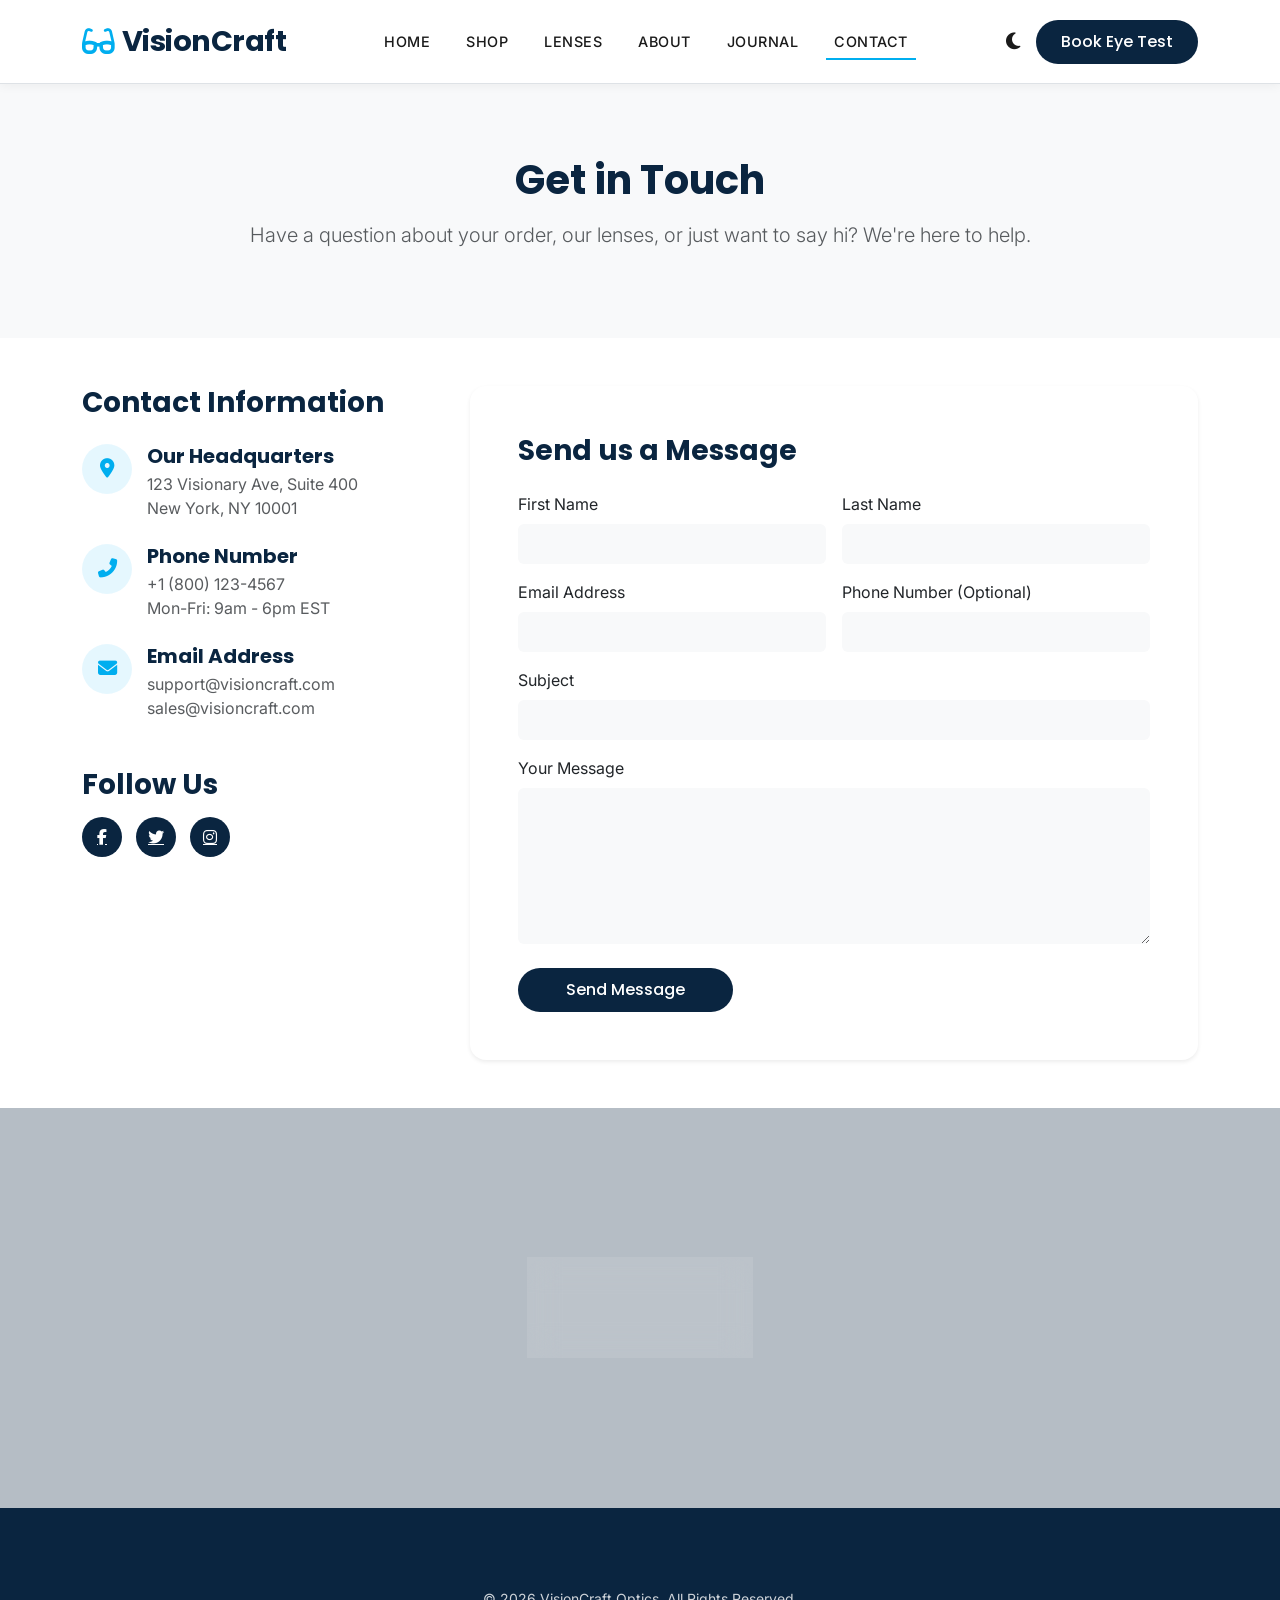
<file: contact.html>
<!DOCTYPE html>
<html lang="en">
<head>
    <meta charset="UTF-8">
    <meta name="viewport" content="width=device-width, initial-scale=1.0">
    <title>Contact Us | VisionCraft Optics</title>
    <link href="https://cdn.jsdelivr.net/npm/bootstrap@5.3.2/dist/css/bootstrap.min.css" rel="stylesheet">
    <link rel="stylesheet" href="https://cdnjs.cloudflare.com/ajax/libs/font-awesome/6.4.2/css/all.min.css">
    <link href="https://unpkg.com/aos@2.3.1/dist/aos.css" rel="stylesheet">
    <link rel="stylesheet" href="assets/css/style.css">
</head>
<body>

    <!-- Toast Container -->
    <div id="toastContainer" class="toast-container position-fixed bottom-0 end-0 p-3" style="z-index: 1060;"></div>

    <!-- Header -->
    <nav class="navbar navbar-expand-lg sticky-top border-bottom">
        <div class="container">
            <a class="navbar-brand d-flex align-items-center" href="index.html">
                <i class="fas fa-glasses text-secondary-brand me-2"></i>
                <span>VisionCraft</span>
            </a>
            <button class="navbar-toggler border-0 shadow-none" type="button" data-bs-toggle="collapse" data-bs-target="#mainNav">
                <i class="fas fa-bars"></i>
            </button>
            <div class="collapse navbar-collapse" id="mainNav">
                <ul class="navbar-nav mx-auto mb-2 mb-lg-0">
                    <li class="nav-item"><a class="nav-link" href="index.html">Home</a></li>
                    <li class="nav-item"><a class="nav-link" href="shop.html">Shop</a></li>
                    <li class="nav-item"><a class="nav-link" href="lenses.html">Lenses</a></li>
                    <li class="nav-item"><a class="nav-link" href="about.html">About</a></li>
                    <li class="nav-item"><a class="nav-link" href="blog.html">Journal</a></li>
                    <li class="nav-item"><a class="nav-link active" href="contact.html">Contact</a></li>
                </ul>
                <div class="d-flex align-items-center">
                    <a href="#" class="nav-icon ms-3" id="themeToggle"><i class="fas fa-moon"></i></a>
                    <a href="eye-test.html" class="btn btn-premium ms-3 d-none d-lg-block">Book Eye Test</a>
                </div>
            </div>
        </div>
    </nav>

    <!-- Page Header -->
    <div class="bg-off-white py-5">
        <div class="container text-center py-4">
            <h1 class="fw-bold mb-3" data-aos="fade-down">Get in Touch</h1>
            <p class="lead max-w-700 mx-auto text-muted" data-aos="fade-up">Have a question about your order, our lenses, or just want to say hi? We're here to help.</p>
        </div>
    </div>

    <!-- Contact Section -->
    <section class="py-5">
        <div class="container">
            <div class="row g-5">
                
                <!-- Contact Info -->
                <div class="col-lg-4" data-aos="fade-right">
                    <div class="mb-5">
                        <h3 class="fw-bold mb-4">Contact Information</h3>
                        
                        <div class="d-flex mb-4">
                            <div class="feature-icon flex-shrink-0" style="width: 50px; height: 50px; font-size: 1.2rem; margin:0 15px 0 0;">
                                <i class="fas fa-map-marker-alt"></i>
                            </div>
                            <div>
                                <h5 class="fw-bold mb-1">Our Headquarters</h5>
                                <p class="text-muted mb-0">123 Visionary Ave, Suite 400<br>New York, NY 10001</p>
                            </div>
                        </div>

                        <div class="d-flex mb-4">
                            <div class="feature-icon flex-shrink-0" style="width: 50px; height: 50px; font-size: 1.2rem; margin:0 15px 0 0;">
                                <i class="fas fa-phone-alt"></i>
                            </div>
                            <div>
                                <h5 class="fw-bold mb-1">Phone Number</h5>
                                <p class="text-muted mb-0">+1 (800) 123-4567<br>Mon-Fri: 9am - 6pm EST</p>
                            </div>
                        </div>

                        <div class="d-flex mb-4">
                            <div class="feature-icon flex-shrink-0" style="width: 50px; height: 50px; font-size: 1.2rem; margin:0 15px 0 0;">
                                <i class="fas fa-envelope"></i>
                            </div>
                            <div>
                                <h5 class="fw-bold mb-1">Email Address</h5>
                                <p class="text-muted mb-0">support@visioncraft.com<br>sales@visioncraft.com</p>
                            </div>
                        </div>
                    </div>

                    <div>
                        <h3 class="fw-bold mb-3">Follow Us</h3>
                        <div class="social-links">
                            <a href="#" class="bg-primary-brand"><i class="fab fa-facebook-f"></i></a>
                            <a href="#" class="bg-primary-brand"><i class="fab fa-twitter"></i></a>
                            <a href="#" class="bg-primary-brand"><i class="fab fa-instagram"></i></a>
                        </div>
                    </div>
                </div>

                <!-- Contact Form -->
                <div class="col-lg-8" data-aos="fade-left">
                    <div class="card border-0 shadow-sm rounded-4 overflow-hidden">
                        <div class="card-body p-4 p-md-5">
                            <h3 class="fw-bold mb-4">Send us a Message</h3>
                            <form class="needs-validation" novalidate>
                                <div class="row g-3">
                                    <div class="col-md-6">
                                        <label class="form-label">First Name</label>
                                        <input type="text" class="form-control bg-off-white border-0 py-2" required>
                                    </div>
                                    <div class="col-md-6">
                                        <label class="form-label">Last Name</label>
                                        <input type="text" class="form-control bg-off-white border-0 py-2" required>
                                    </div>
                                    <div class="col-md-6">
                                        <label class="form-label">Email Address</label>
                                        <input type="email" class="form-control bg-off-white border-0 py-2" required>
                                    </div>
                                    <div class="col-md-6">
                                        <label class="form-label">Phone Number (Optional)</label>
                                        <input type="tel" class="form-control bg-off-white border-0 py-2">
                                    </div>
                                    <div class="col-12">
                                        <label class="form-label">Subject</label>
                                        <input type="text" class="form-control bg-off-white border-0 py-2" required>
                                    </div>
                                    <div class="col-12">
                                        <label class="form-label">Your Message</label>
                                        <textarea class="form-control bg-off-white border-0" rows="6" required></textarea>
                                    </div>
                                    <div class="col-12 mt-4">
                                        <button type="submit" class="btn btn-premium px-5">Send Message</button>
                                    </div>
                                </div>
                            </form>
                        </div>
                    </div>
                </div>

            </div>
        </div>
    </section>

    <!-- Map Placeholder -->
    <section class="py-0">
        <!-- Using a placeholder image for map to avoid iframe loading issues -->
        <div style="width: 100%; height: 400px; background: url('https://images.unsplash.com/photo-1524661135-423995f22d0b?q=80&w=2074&auto=format&fit=crop') center/cover; position:relative;">
            <div style="position:absolute; top:0; left:0; right:0; bottom:0; background:rgba(10,37,64,0.3); display:flex; align-items:center; justify-content:center;">
                <div class="glass-box text-center p-4">
                    <h4 class="mb-0 fw-bold">Visit Our Store</h4>
                    <p class="mb-0 small text-white-50">123 Visionary Ave, NY</p>
                </div>
            </div>
        </div>
    </section>

    <!-- Footer -->
    <footer class="footer mt-0">
        <div class="container text-center">
            <p class="mb-0 small">&copy; 2026 VisionCraft Optics. All Rights Reserved.</p>
        </div>
    </footer>

    <script src="https://cdn.jsdelivr.net/npm/bootstrap@5.3.2/dist/js/bootstrap.bundle.min.js"></script>
    <script src="https://unpkg.com/aos@2.3.1/dist/aos.js"></script>
    <script src="assets/js/script.js"></script>
</body>
</html>
</file>
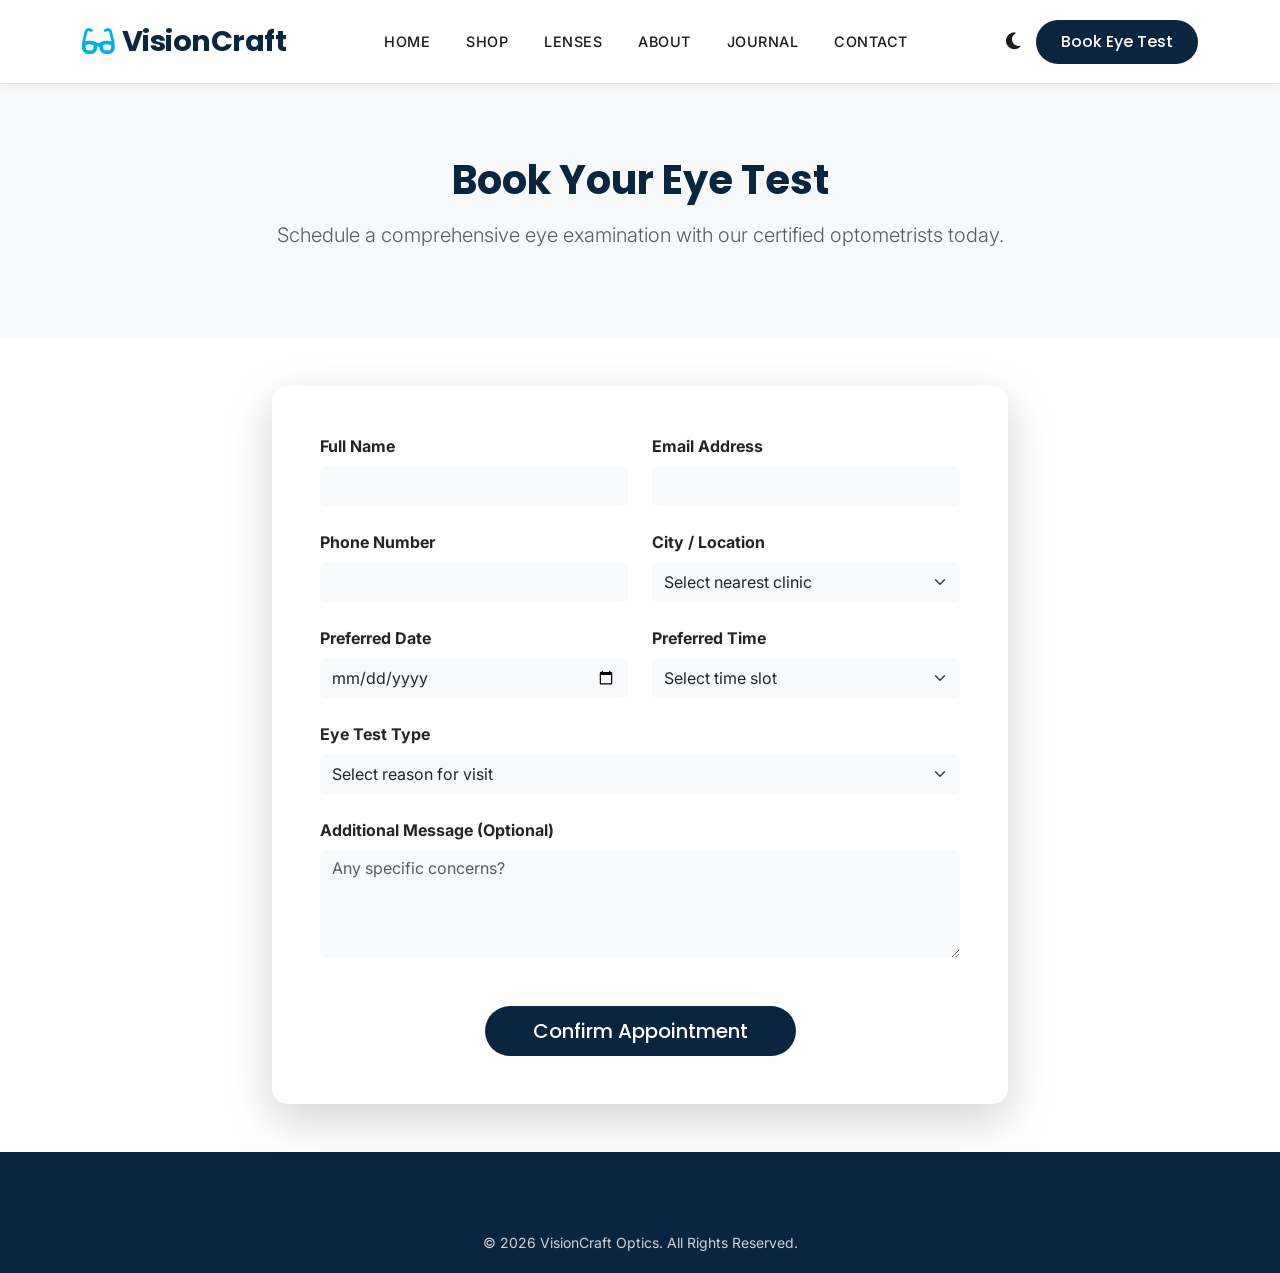
<file: eye-test.html>
<!DOCTYPE html>
<html lang="en">
<head>
    <meta charset="UTF-8">
    <meta name="viewport" content="width=device-width, initial-scale=1.0">
    <title>Book Eye Test | VisionCraft Optics</title>
    <link href="https://cdn.jsdelivr.net/npm/bootstrap@5.3.2/dist/css/bootstrap.min.css" rel="stylesheet">
    <link rel="stylesheet" href="https://cdnjs.cloudflare.com/ajax/libs/font-awesome/6.4.2/css/all.min.css">
    <link href="https://unpkg.com/aos@2.3.1/dist/aos.css" rel="stylesheet">
    <link rel="stylesheet" href="assets/css/style.css">
</head>
<body>

    <!-- Toast Container -->
    <div id="toastContainer" class="toast-container position-fixed bottom-0 end-0 p-3" style="z-index: 1060;"></div>

    <!-- Header -->
    <nav class="navbar navbar-expand-lg sticky-top border-bottom">
        <div class="container">
            <a class="navbar-brand d-flex align-items-center" href="index.html">
                <i class="fas fa-glasses text-secondary-brand me-2"></i>
                <span>VisionCraft</span>
            </a>
            <button class="navbar-toggler border-0 shadow-none" type="button" data-bs-toggle="collapse" data-bs-target="#mainNav">
                <i class="fas fa-bars"></i>
            </button>
            <div class="collapse navbar-collapse" id="mainNav">
                <ul class="navbar-nav mx-auto mb-2 mb-lg-0">
                    <li class="nav-item"><a class="nav-link" href="index.html">Home</a></li>
                    <li class="nav-item"><a class="nav-link" href="shop.html">Shop</a></li>
                    <li class="nav-item"><a class="nav-link" href="lenses.html">Lenses</a></li>
                    <li class="nav-item"><a class="nav-link" href="about.html">About</a></li>
                    <li class="nav-item"><a class="nav-link" href="blog.html">Journal</a></li>
                    <li class="nav-item"><a class="nav-link" href="contact.html">Contact</a></li>
                </ul>
                <div class="d-flex align-items-center">
                    <a href="#" class="nav-icon ms-3" id="themeToggle"><i class="fas fa-moon"></i></a>
                    <a href="eye-test.html" class="btn btn-premium ms-3 d-none d-lg-block">Book Eye Test</a>
                </div>
            </div>
        </div>
    </nav>

    <!-- Page Header -->
    <div class="bg-off-white py-5">
        <div class="container text-center py-4">
            <h1 class="fw-bold mb-3" data-aos="fade-down">Book Your Eye Test</h1>
            <p class="lead max-w-700 mx-auto text-muted" data-aos="fade-up">Schedule a comprehensive eye examination with our certified optometrists today.</p>
        </div>
    </div>

    <!-- Booking Form Section -->
    <section class="py-5">
        <div class="container">
            <div class="row justify-content-center">
                <div class="col-lg-8">
                    <div class="card border-0 shadow-lg rounded-4 overflow-hidden" data-aos="fade-up">
                        <div class="card-body p-5 p-md-5">
                            <form class="needs-validation" novalidate>
                                <div class="row g-4">
                                    <div class="col-md-6">
                                        <label class="form-label fw-bold">Full Name</label>
                                        <input type="text" class="form-control bg-off-white border-0 py-2" required>
                                        <div class="invalid-feedback">Please enter your full name.</div>
                                    </div>
                                    <div class="col-md-6">
                                        <label class="form-label fw-bold">Email Address</label>
                                        <input type="email" class="form-control bg-off-white border-0 py-2" required>
                                        <div class="invalid-feedback">Please enter a valid email address.</div>
                                    </div>
                                    <div class="col-md-6">
                                        <label class="form-label fw-bold">Phone Number</label>
                                        <input type="tel" class="form-control bg-off-white border-0 py-2" required>
                                        <div class="invalid-feedback">Please enter your phone number.</div>
                                    </div>
                                    <div class="col-md-6">
                                        <label class="form-label fw-bold">City / Location</label>
                                        <select class="form-select bg-off-white border-0 py-2" required>
                                            <option value="" disabled selected>Select nearest clinic</option>
                                            <option value="1">Downtown Center</option>
                                            <option value="2">Westside Mall</option>
                                            <option value="3">Northpark Avenue</option>
                                        </select>
                                        <div class="invalid-feedback">Please select a location.</div>
                                    </div>
                                    <div class="col-md-6">
                                        <label class="form-label fw-bold">Preferred Date</label>
                                        <input type="date" class="form-control bg-off-white border-0 py-2" required>
                                        <div class="invalid-feedback">Please select a date.</div>
                                    </div>
                                    <div class="col-md-6">
                                        <label class="form-label fw-bold">Preferred Time</label>
                                        <select class="form-select bg-off-white border-0 py-2" required>
                                            <option value="" disabled selected>Select time slot</option>
                                            <option value="morning">Morning (9AM - 12PM)</option>
                                            <option value="afternoon">Afternoon (12PM - 4PM)</option>
                                            <option value="evening">Evening (4PM - 7PM)</option>
                                        </select>
                                        <div class="invalid-feedback">Please select a time slot.</div>
                                    </div>
                                    <div class="col-12">
                                        <label class="form-label fw-bold">Eye Test Type</label>
                                        <select class="form-select bg-off-white border-0 py-2" required>
                                            <option value="" disabled selected>Select reason for visit</option>
                                            <option value="routine">Routine Eye Exam</option>
                                            <option value="contact">Contact Lens Fitting</option>
                                            <option value="medical">Medical Concern (Dry eyes, redness, etc.)</option>
                                        </select>
                                        <div class="invalid-feedback">Please select a test type.</div>
                                    </div>
                                    <div class="col-12">
                                        <label class="form-label fw-bold">Additional Message (Optional)</label>
                                        <textarea class="form-control bg-off-white border-0" rows="4" placeholder="Any specific concerns?"></textarea>
                                    </div>
                                    <div class="col-12 text-center mt-5">
                                        <button type="submit" class="btn btn-premium btn-lg px-5">Confirm Appointment</button>
                                    </div>
                                </div>
                            </form>
                        </div>
                    </div>
                </div>
            </div>
        </div>
    </section>

    <!-- Footer -->
    <footer class="footer mt-0">
        <div class="container text-center">
            <p class="mb-0 small">&copy; 2026 VisionCraft Optics. All Rights Reserved.</p>
        </div>
    </footer>

    <script src="https://cdn.jsdelivr.net/npm/bootstrap@5.3.2/dist/js/bootstrap.bundle.min.js"></script>
    <script src="https://unpkg.com/aos@2.3.1/dist/aos.js"></script>
    <script src="assets/js/script.js"></script>
</body>
</html>
</file>
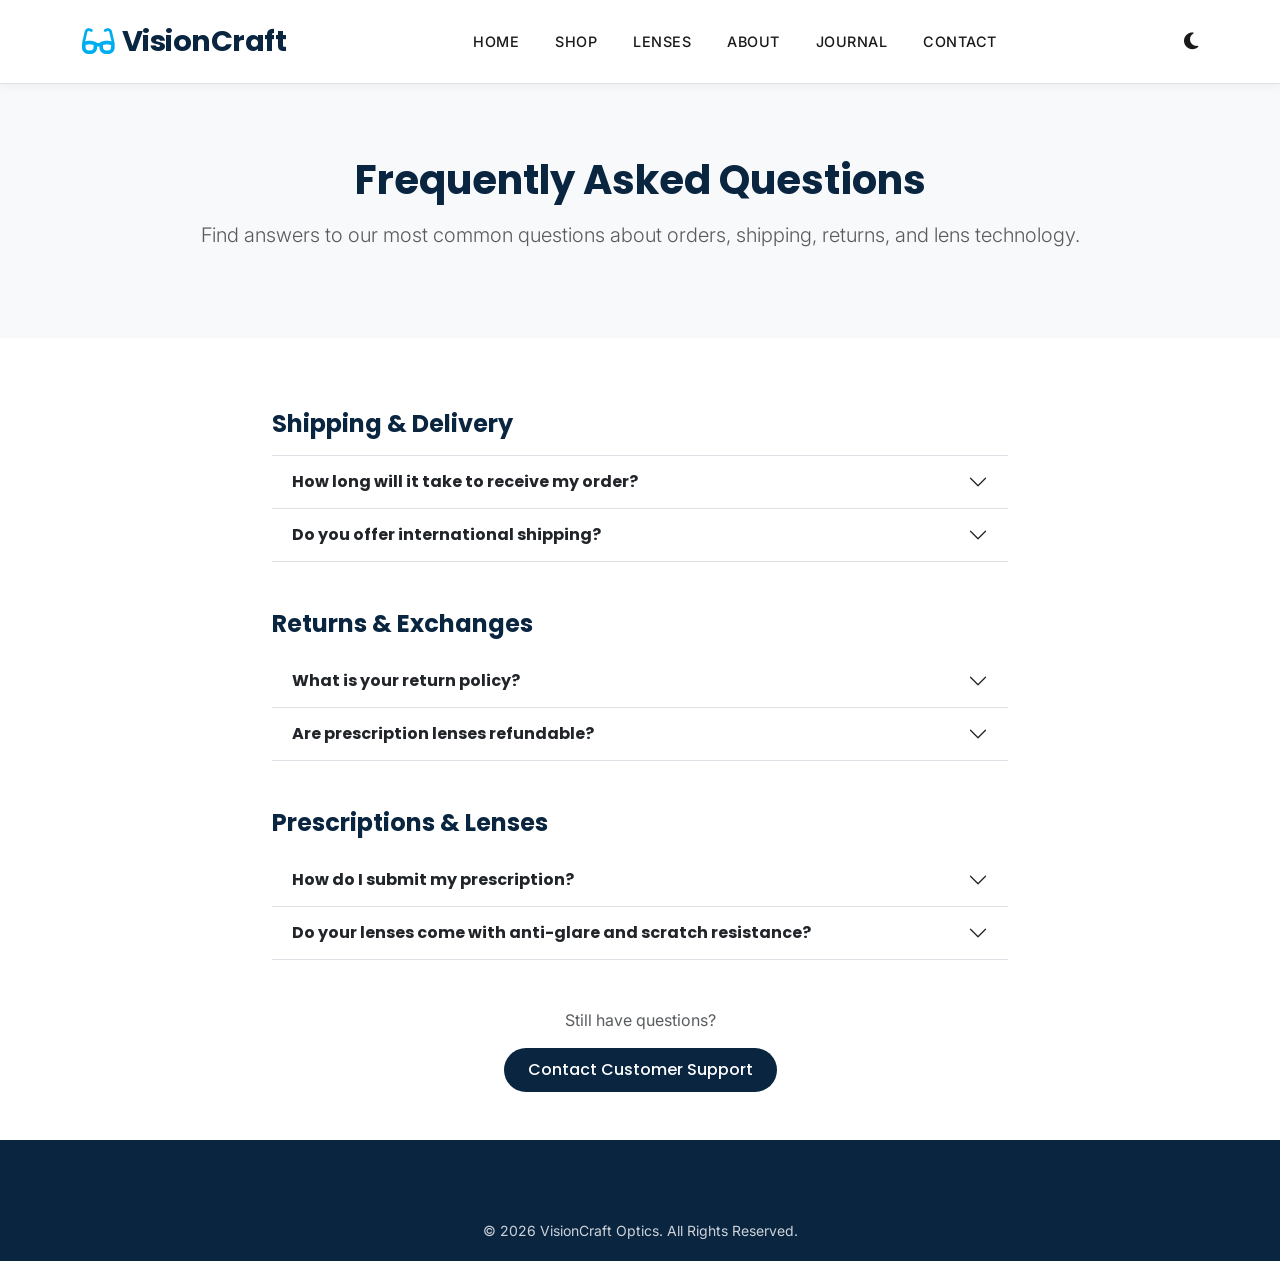
<file: faq.html>
<!DOCTYPE html>
<html lang="en">
<head>
    <meta charset="UTF-8">
    <meta name="viewport" content="width=device-width, initial-scale=1.0">
    <title>FAQs & Support | VisionCraft Optics</title>
    <link href="https://cdn.jsdelivr.net/npm/bootstrap@5.3.2/dist/css/bootstrap.min.css" rel="stylesheet">
    <link rel="stylesheet" href="https://cdnjs.cloudflare.com/ajax/libs/font-awesome/6.4.2/css/all.min.css">
    <link href="https://unpkg.com/aos@2.3.1/dist/aos.css" rel="stylesheet">
    <link rel="stylesheet" href="assets/css/style.css">
</head>
<body>

    <!-- Header -->
    <nav class="navbar navbar-expand-lg sticky-top border-bottom">
        <div class="container">
            <a class="navbar-brand d-flex align-items-center" href="index.html">
                <i class="fas fa-glasses text-secondary-brand me-2"></i>
                <span>VisionCraft</span>
            </a>
            <button class="navbar-toggler border-0 shadow-none" type="button" data-bs-toggle="collapse" data-bs-target="#mainNav">
                <i class="fas fa-bars"></i>
            </button>
            <div class="collapse navbar-collapse" id="mainNav">
                <ul class="navbar-nav mx-auto mb-2 mb-lg-0">
                    <li class="nav-item"><a class="nav-link" href="index.html">Home</a></li>
                    <li class="nav-item"><a class="nav-link" href="shop.html">Shop</a></li>
                    <li class="nav-item"><a class="nav-link" href="lenses.html">Lenses</a></li>
                    <li class="nav-item"><a class="nav-link" href="about.html">About</a></li>
                    <li class="nav-item"><a class="nav-link" href="blog.html">Journal</a></li>
                    <li class="nav-item"><a class="nav-link" href="contact.html">Contact</a></li>
                </ul>
                <div class="d-flex align-items-center">
                    <a href="#" class="nav-icon ms-3" id="themeToggle"><i class="fas fa-moon"></i></a>
                </div>
            </div>
        </div>
    </nav>

    <!-- Page Header -->
    <div class="bg-off-white py-5">
        <div class="container text-center py-4">
            <h1 class="fw-bold mb-3" data-aos="fade-down">Frequently Asked Questions</h1>
            <p class="lead max-w-700 mx-auto text-muted" data-aos="fade-up">Find answers to our most common questions about orders, shipping, returns, and lens technology.</p>
        </div>
    </div>

    <!-- FAQ Section -->
    <section class="py-5">
        <div class="container">
            <div class="row justify-content-center">
                <div class="col-lg-8" data-aos="fade-up">
                    
                    <div class="accordion accordion-flush" id="faqAccordion">
                        
                        <!-- Shipping & Delivery -->
                        <h4 class="fw-bold mt-4 mb-3 text-primary-brand">Shipping & Delivery</h4>
                        
                        <div class="accordion-item bg-transparent border-bottom">
                            <h2 class="accordion-header">
                                <button class="accordion-button collapsed bg-transparent fw-bold" type="button" data-bs-toggle="collapse" data-bs-target="#faq1">
                                    How long will it take to receive my order?
                                </button>
                            </h2>
                            <div id="faq1" class="accordion-collapse collapse" data-bs-parent="#faqAccordion">
                                <div class="accordion-body text-muted">
                                    For non-prescription sunglasses and frames, orders typically ship within 24 hours and arrive in 3-5 business days. For prescription lenses, please allow 7-10 business days for our lab to craft and install your custom lenses before shipping.
                                </div>
                            </div>
                        </div>

                        <div class="accordion-item bg-transparent border-bottom">
                            <h2 class="accordion-header">
                                <button class="accordion-button collapsed bg-transparent fw-bold" type="button" data-bs-toggle="collapse" data-bs-target="#faq2">
                                    Do you offer international shipping?
                                </button>
                            </h2>
                            <div id="faq2" class="accordion-collapse collapse" data-bs-parent="#faqAccordion">
                                <div class="accordion-body text-muted">
                                    Yes! We ship worldwide. International shipping usually takes 10-15 business days depending on customs in your country. Shipping rates are calculated at checkout.
                                </div>
                            </div>
                        </div>

                        <!-- Returns & Exchanges -->
                        <h4 class="fw-bold mt-5 mb-3 text-primary-brand">Returns & Exchanges</h4>

                        <div class="accordion-item bg-transparent border-bottom">
                            <h2 class="accordion-header">
                                <button class="accordion-button collapsed bg-transparent fw-bold" type="button" data-bs-toggle="collapse" data-bs-target="#faq3">
                                    What is your return policy?
                                </button>
                            </h2>
                            <div id="faq3" class="accordion-collapse collapse" data-bs-parent="#faqAccordion">
                                <div class="accordion-body text-muted">
                                    We offer a 14-day hassle-free return policy. If you're not completely satisfied with your glasses, you can return them for a full refund or exchange within 14 days of delivery. The frames must be in their original, unworn condition.
                                </div>
                            </div>
                        </div>

                        <div class="accordion-item bg-transparent border-bottom">
                            <h2 class="accordion-header">
                                <button class="accordion-button collapsed bg-transparent fw-bold" type="button" data-bs-toggle="collapse" data-bs-target="#faq4">
                                    Are prescription lenses refundable?
                                </button>
                            </h2>
                            <div id="faq4" class="accordion-collapse collapse" data-bs-parent="#faqAccordion">
                                <div class="accordion-body text-muted">
                                    Because prescription lenses are custom-made for your eyes, the lens cost is non-refundable. However, we will gladly refund the cost of the frame if returned within our 14-day window.
                                </div>
                            </div>
                        </div>

                        <!-- Prescriptions & Lenses -->
                        <h4 class="fw-bold mt-5 mb-3 text-primary-brand">Prescriptions & Lenses</h4>

                        <div class="accordion-item bg-transparent border-bottom">
                            <h2 class="accordion-header">
                                <button class="accordion-button collapsed bg-transparent fw-bold" type="button" data-bs-toggle="collapse" data-bs-target="#faq5">
                                    How do I submit my prescription?
                                </button>
                            </h2>
                            <div id="faq5" class="accordion-collapse collapse" data-bs-parent="#faqAccordion">
                                <div class="accordion-body text-muted">
                                    You can upload a photo or PDF of your prescription during the checkout process. Alternatively, you can email it to us at rx@visioncraft.com with your order number. Please ensure your prescription includes your Pupillary Distance (PD).
                                </div>
                            </div>
                        </div>

                        <div class="accordion-item bg-transparent border-bottom">
                            <h2 class="accordion-header">
                                <button class="accordion-button collapsed bg-transparent fw-bold" type="button" data-bs-toggle="collapse" data-bs-target="#faq6">
                                    Do your lenses come with anti-glare and scratch resistance?
                                </button>
                            </h2>
                            <div id="faq6" class="accordion-collapse collapse" data-bs-parent="#faqAccordion">
                                <div class="accordion-body text-muted">
                                    Yes, all our prescription lenses come standard with a premium scratch-resistant coating and 100% UV protection. Anti-glare (anti-reflective) and blue light blocking coatings can be added during the lens selection step.
                                </div>
                            </div>
                        </div>

                    </div>
                    
                    <div class="text-center mt-5">
                        <p class="text-muted">Still have questions?</p>
                        <a href="contact.html" class="btn btn-premium px-4">Contact Customer Support</a>
                    </div>

                </div>
            </div>
        </div>
    </section>

    <!-- Footer -->
    <footer class="footer mt-0">
        <div class="container text-center">
            <p class="mb-0 small">&copy; 2026 VisionCraft Optics. All Rights Reserved.</p>
        </div>
    </footer>

    <script src="https://cdn.jsdelivr.net/npm/bootstrap@5.3.2/dist/js/bootstrap.bundle.min.js"></script>
    <script src="https://unpkg.com/aos@2.3.1/dist/aos.js"></script>
    <script src="assets/js/script.js"></script>
</body>
</html>
</file>
<file: assets/css/style.css>
@import url('https://fonts.googleapis.com/css2?family=Inter:wght@300;400;500;600&family=Poppins:wght@400;500;600;700&display=swap');

:root {
  --primary-color: #0A2540;
  --secondary-color: #00AEEF;
  --accent-color: #FFB703;
  --bg-light: #ffffff;
  --bg-off-white: #f8f9fa;
  --text-dark: #1a1a1a;
  --text-muted: #6c757d;
  --border-color: #e9ecef;
  --nav-bg: rgba(255, 255, 255, 0.95);
  --card-bg: #ffffff;
  --shadow-sm: 0 2px 10px rgba(0, 0, 0, 0.05);
  --shadow-md: 0 5px 20px rgba(0, 0, 0, 0.08);
  --shadow-lg: 0 10px 30px rgba(0, 0, 0, 0.12);
  --transition: all 0.3s cubic-bezier(0.25, 0.8, 0.25, 1);
}

[data-theme="dark"] {
  --primary-color: #1e3a5f;
  --secondary-color: #00AEEF;
  --accent-color: #FFB703;
  --bg-light: #121212;
  --bg-off-white: #1e1e1e;
  --text-dark: #f8f9fa;
  --text-muted: #adb5bd;
  --border-color: #343a40;
  --nav-bg: rgba(18, 18, 18, 0.95);
  --card-bg: #1e1e1e;
  --shadow-sm: 0 2px 10px rgba(0, 0, 0, 0.5);
  --shadow-md: 0 5px 20px rgba(0, 0, 0, 0.6);
  --shadow-lg: 0 10px 30px rgba(0, 0, 0, 0.7);
}

body {
  font-family: 'Inter', sans-serif;
  background-color: var(--bg-light);
  color: var(--text-dark);
  overflow-x: hidden;
  transition: background-color 0.3s ease, color 0.3s ease;
}

h1, h2, h3, h4, h5, h6, .navbar-brand {
  font-family: 'Poppins', sans-serif;
  color: var(--primary-color);
  font-weight: 600;
}

[data-theme="dark"] h1, 
[data-theme="dark"] h2, 
[data-theme="dark"] h3, 
[data-theme="dark"] h4, 
[data-theme="dark"] h5, 
[data-theme="dark"] h6, 
[data-theme="dark"] .navbar-brand {
  color: #ffffff;
}

/* Typography & Utility */
.text-primary-brand { color: var(--primary-color) !important; }
.text-secondary-brand { color: var(--secondary-color) !important; }
.text-accent { color: var(--accent-color) !important; }
.bg-primary-brand { background-color: var(--primary-color) !important; color: white; }
.bg-secondary-brand { background-color: var(--secondary-color) !important; color: white; }
.bg-accent { background-color: var(--accent-color) !important; color: #0A2540; }
.bg-off-white { background-color: var(--bg-off-white) !important; }

/* Announcement Bar */
.announcement-bar {
  background: linear-gradient(90deg, var(--primary-color), #144372);
  color: white;
  font-size: 0.85rem;
  padding: 8px 0;
  position: relative;
  z-index: 1040;
}

/* Navbar */
.navbar {
  background-color: var(--nav-bg) !important;
  backdrop-filter: blur(10px);
  -webkit-backdrop-filter: blur(10px);
  box-shadow: var(--shadow-sm);
  transition: var(--transition);
  padding: 15px 0;
}
.navbar.sticky-top {
  position: sticky;
  top: 0;
  z-index: 1030;
}
.navbar-brand {
  font-size: 1.8rem;
  font-weight: 700;
  letter-spacing: -0.5px;
}
.nav-link {
  font-weight: 500;
  color: var(--text-dark) !important;
  text-transform: uppercase;
  font-size: 0.9rem;
  letter-spacing: 0.5px;
  position: relative;
  margin: 0 10px;
}
.nav-link::after {
  content: '';
  position: absolute;
  width: 0;
  height: 2px;
  bottom: 0;
  left: 0;
  background-color: var(--secondary-color);
  transition: width 0.3s ease;
}
.nav-link:hover::after, .nav-link.active::after {
  width: 100%;
}
.nav-icon {
  font-size: 1.2rem;
  color: var(--text-dark);
  margin-left: 15px;
  transition: var(--transition);
  cursor: pointer;
}
.nav-icon:hover {
  color: var(--secondary-color);
  transform: translateY(-2px);
}

/* Buttons */
.btn-premium {
  background-color: var(--primary-color);
  color: white;
  border: none;
  border-radius: 30px;
  padding: 10px 25px;
  font-weight: 500;
  font-family: 'Poppins', sans-serif;
  transition: var(--transition);
  position: relative;
  overflow: hidden;
  z-index: 1;
}
.btn-premium::before {
  content: '';
  position: absolute;
  top: 0; left: 0; width: 0; height: 100%;
  background-color: var(--secondary-color);
  transition: all 0.4s ease;
  z-index: -1;
}
.btn-premium:hover::before { width: 100%; }
.btn-premium:hover { color: white; transform: translateY(-3px); box-shadow: var(--shadow-md); }

.btn-accent {
  background-color: var(--accent-color);
  color: #0A2540;
  font-weight: 600;
  border-radius: 30px;
  padding: 10px 25px;
  transition: var(--transition);
}
.btn-accent:hover {
  transform: translateY(-3px);
  box-shadow: 0 10px 20px rgba(255, 183, 3, 0.4);
  color: #0A2540;
}

/* Hero Section */
.hero-section {
  position: relative;
  height: 80vh;
  min-height: 600px;
  display: flex;
  align-items: center;
  background: url('https://images.unsplash.com/photo-1577803645773-f96470509666?q=80&w=2070&auto=format&fit=crop') no-repeat center center/cover;
}
.hero-section::before {
  content: '';
  position: absolute;
  top: 0; left: 0; right: 0; bottom: 0;
  background: linear-gradient(to right, rgba(10, 37, 64, 0.9) 0%, rgba(10, 37, 64, 0.4) 100%);
}
.hero-content {
  position: relative;
  z-index: 2;
  color: white;
}
.hero-subtitle {
  color: var(--accent-color);
  font-weight: 600;
  letter-spacing: 2px;
  text-transform: uppercase;
  margin-bottom: 15px;
  display: block;
}
.hero-title {
  font-size: 4.5rem;
  font-weight: 700;
  line-height: 1.1;
  margin-bottom: 20px;
  color: white;
}

/* Product Cards */
.product-card {
  background: var(--card-bg);
  border: 1px solid var(--border-color);
  border-radius: 16px;
  padding: 20px;
  transition: var(--transition);
  position: relative;
  overflow: hidden;
  height: 100%;
}
.product-card:hover {
  transform: translateY(-10px);
  box-shadow: var(--shadow-lg);
  border-color: var(--secondary-color);
}
.product-image-wrap {
  position: relative;
  overflow: hidden;
  border-radius: 12px;
  margin-bottom: 20px;
  background: var(--bg-off-white);
  padding: 30px;
}
.product-img {
  width: 100%;
  height: 200px;
  object-fit: contain;
  transition: transform 0.5s ease;
}
.product-card:hover .product-img {
  transform: scale(1.1);
}
.product-badge {
  position: absolute;
  top: 10px;
  left: 10px;
  background: var(--accent-color);
  color: #0A2540;
  padding: 4px 12px;
  font-size: 0.8rem;
  font-weight: 600;
  border-radius: 20px;
  z-index: 2;
}
.product-actions {
  position: absolute;
  top: 10px;
  right: -50px;
  display: flex;
  flex-direction: column;
  gap: 10px;
  transition: right 0.3s ease;
  z-index: 2;
}
.product-card:hover .product-actions {
  right: 10px;
}
.action-btn {
  width: 40px;
  height: 40px;
  border-radius: 50%;
  background: white;
  color: var(--primary-color);
  display: flex;
  align-items: center;
  justify-content: center;
  box-shadow: var(--shadow-md);
  border: none;
  transition: var(--transition);
}
.action-btn:hover {
  background: var(--primary-color);
  color: white;
}
.product-title {
  font-size: 1.1rem;
  font-weight: 600;
  margin-bottom: 8px;
}
.product-title a {
  color: var(--text-dark);
  text-decoration: none;
  transition: var(--transition);
}
.product-title a:hover {
  color: var(--secondary-color);
}
.product-price {
  font-size: 1.2rem;
  font-weight: 700;
  color: var(--primary-color);
}
.old-price {
  font-size: 0.9rem;
  text-decoration: line-through;
  color: var(--text-muted);
  margin-left: 8px;
  font-weight: 400;
}
.rating {
  color: var(--accent-color);
  font-size: 0.9rem;
  margin-bottom: 10px;
}

/* Categories Section */
.category-card {
  position: relative;
  border-radius: 16px;
  overflow: hidden;
  display: block;
  height: 300px;
}
.category-img {
  width: 100%;
  height: 100%;
  object-fit: cover;
  transition: transform 0.7s ease;
}
.category-card:hover .category-img {
  transform: scale(1.05);
}
.category-content {
  position: absolute;
  bottom: 0;
  left: 0;
  width: 100%;
  padding: 30px 20px;
  background: linear-gradient(to top, rgba(0,0,0,0.8), transparent);
  color: white;
}
.category-title {
  font-size: 1.5rem;
  margin-bottom: 5px;
  color: white;
}

/* Glassmorphism Feature box */
.glass-box {
  background: rgba(255, 255, 255, 0.1);
  backdrop-filter: blur(15px);
  -webkit-backdrop-filter: blur(15px);
  border: 1px solid rgba(255, 255, 255, 0.2);
  border-radius: 20px;
  padding: 40px;
  color: white;
}
[data-theme="dark"] .glass-box {
  background: rgba(0, 0, 0, 0.3);
  border: 1px solid rgba(255, 255, 255, 0.05);
}

/* Feature Icon Box */
.feature-box {
  text-align: center;
  padding: 30px;
  border-radius: 16px;
  background: var(--card-bg);
  box-shadow: var(--shadow-sm);
  transition: var(--transition);
  height: 100%;
  border: 1px solid var(--border-color);
}
.feature-box:hover {
  transform: translateY(-10px);
  box-shadow: var(--shadow-md);
}
.feature-icon {
  width: 70px;
  height: 70px;
  background: rgba(0, 174, 239, 0.1);
  color: var(--secondary-color);
  border-radius: 50%;
  display: flex;
  align-items: center;
  justify-content: center;
  font-size: 2rem;
  margin: 0 auto 20px;
  transition: var(--transition);
}
.feature-box:hover .feature-icon {
  background: var(--secondary-color);
  color: white;
}

/* CTA Section */
.cta-section {
  background: url('https://images.unsplash.com/photo-1599839619722-39751411ea63?q=80&w=2070&auto=format&fit=crop') no-repeat center center/cover;
  position: relative;
  padding: 100px 0;
  background-attachment: fixed;
}
.cta-section::before {
  content: '';
  position: absolute;
  top: 0; left: 0; right: 0; bottom: 0;
  background: rgba(10, 37, 64, 0.85);
}

/* Testimonials */
.testimonial-card {
  background: var(--card-bg);
  padding: 30px;
  border-radius: 16px;
  box-shadow: var(--shadow-sm);
  border: 1px solid var(--border-color);
  position: relative;
}
.quote-icon {
  position: absolute;
  top: 20px;
  right: 20px;
  font-size: 3rem;
  color: rgba(0, 174, 239, 0.1);
}
.client-info img {
  width: 60px;
  height: 60px;
  border-radius: 50%;
  object-fit: cover;
  margin-right: 15px;
}

/* Footer */
.footer {
  background-color: var(--primary-color);
  color: rgba(255, 255, 255, 0.8);
  padding: 80px 0 20px;
}
[data-theme="dark"] .footer {
  background-color: #0d1a2b;
}
.footer h5 {
  color: white;
  margin-bottom: 25px;
  font-size: 1.2rem;
}
.footer-links {
  list-style: none;
  padding: 0;
  margin: 0;
}
.footer-links li { margin-bottom: 12px; }
.footer-links a {
  color: rgba(255, 255, 255, 0.8);
  text-decoration: none;
  transition: var(--transition);
  display: inline-block;
}
.footer-links a:hover {
  color: var(--secondary-color);
  transform: translateX(5px);
}
.social-links a {
  display: inline-flex;
  align-items: center;
  justify-content: center;
  width: 40px;
  height: 40px;
  background: rgba(255, 255, 255, 0.1);
  color: white;
  border-radius: 50%;
  margin-right: 10px;
  transition: var(--transition);
}
.social-links a:hover {
  background: var(--secondary-color);
  transform: translateY(-3px);
}
.footer-bottom {
  border-top: 1px solid rgba(255, 255, 255, 0.1);
  padding-top: 20px;
  margin-top: 60px;
}

/* Floating Elements */
.floating-whatsapp {
  position: fixed;
  bottom: 30px;
  left: 30px;
  width: 60px;
  height: 60px;
  background-color: #25D366;
  color: white;
  border-radius: 50%;
  display: flex;
  align-items: center;
  justify-content: center;
  font-size: 2rem;
  box-shadow: var(--shadow-lg);
  z-index: 1000;
  transition: var(--transition);
  text-decoration: none;
}
.floating-whatsapp:hover {
  transform: scale(1.1);
  color: white;
  box-shadow: 0 10px 25px rgba(37, 211, 102, 0.5);
}
.scroll-top {
  position: fixed;
  bottom: 30px;
  right: 30px;
  width: 50px;
  height: 50px;
  background-color: var(--primary-color);
  color: white;
  border-radius: 50%;
  display: flex;
  align-items: center;
  justify-content: center;
  font-size: 1.2rem;
  box-shadow: var(--shadow-md);
  z-index: 1000;
  opacity: 0;
  visibility: hidden;
  transition: var(--transition);
  cursor: pointer;
  border: none;
}
.scroll-top.show {
  opacity: 1;
  visibility: visible;
}
.scroll-top:hover {
  background-color: var(--secondary-color);
  transform: translateY(-5px);
}

/* Animations */
@keyframes float {
  0% { transform: translateY(0px); }
  50% { transform: translateY(-20px); }
  100% { transform: translateY(0px); }
}
.animate-float {
  animation: float 6s ease-in-out infinite;
}

/* Responsive */
@media (max-width: 768px) {
  .hero-title { font-size: 3rem; }
  .product-actions { right: 10px; }
}

/* Shop Sidebar */
.filter-widget {
  background: var(--card-bg);
  padding: 25px;
  border-radius: 16px;
  border: 1px solid var(--border-color);
  margin-bottom: 25px;
}
.filter-title {
  font-size: 1.1rem;
  margin-bottom: 15px;
  padding-bottom: 10px;
  border-bottom: 1px solid var(--border-color);
}
.form-check-input:checked {
  background-color: var(--secondary-color);
  border-color: var(--secondary-color);
}

/* Detail Page Gallery */
.product-gallery-main {
  border-radius: 16px;
  overflow: hidden;
  background: var(--bg-off-white);
  padding: 40px;
  border: 1px solid var(--border-color);
  margin-bottom: 15px;
}
.product-gallery-main img {
  width: 100%;
  height: auto;
  cursor: crosshair;
}
.product-gallery-thumbs {
  display: flex;
  gap: 15px;
}
.thumb-item {
  width: 80px;
  height: 80px;
  border-radius: 8px;
  border: 2px solid var(--border-color);
  cursor: pointer;
  overflow: hidden;
  background: var(--bg-off-white);
  padding: 10px;
}
.thumb-item.active {
  border-color: var(--secondary-color);
}
.thumb-item img {
  width: 100%;
  height: 100%;
  object-fit: contain;
}

/* Lens Table */
.lens-table th {
  background-color: var(--primary-color);
  color: white;
  border: none;
}
[data-theme="dark"] .lens-table th {
  background-color: #0d1a2b;
}

/* Mega Menu placeholder */
.mega-menu {
  position: absolute;
  top: 100%;
  left: 0;
  width: 100%;
  background: var(--card-bg);
  box-shadow: var(--shadow-lg);
  opacity: 0;
  visibility: hidden;
  transition: var(--transition);
  z-index: 1050;
  padding: 30px 0;
  border-top: 2px solid var(--secondary-color);
}
.nav-item.dropdown-mega:hover .mega-menu {
  opacity: 1;
  visibility: visible;
  margin-top: 0;
}
</file>
